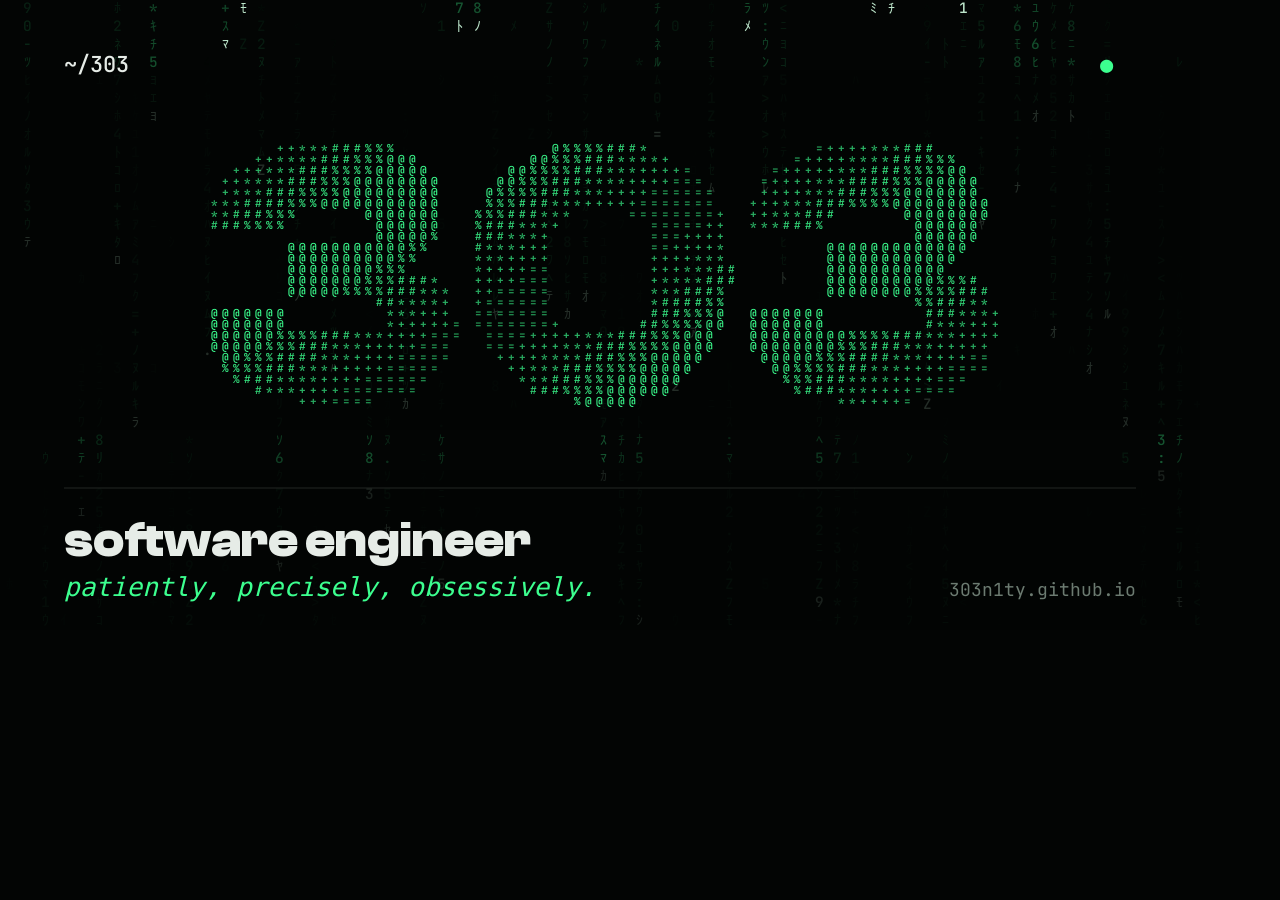
<file: tools/og.html>
<!DOCTYPE html>
<!--
  Source of assets/img/og.png (1200×630 share card). Regenerate with:
  chrome --headless=new --allow-file-access-from-files --hide-scrollbars --window-size=1200,630
         --virtual-time-budget=3000 --screenshot=assets/img/og.png tools/og.html
-->
<html lang="en">
<head>
<meta charset="UTF-8">
<style>
  @font-face { font-family: "Clash Display"; font-weight: 700; src: url("../assets/fonts/clash-display-700.woff2") format("woff2"); }
  @font-face { font-family: "JetBrains Mono"; font-weight: 300 800; src: url("../assets/fonts/jetbrains-mono-var.woff2") format("woff2"); }
  @font-face { font-family: "JetBrains Mono"; font-weight: 300; font-style: italic; src: url("../assets/fonts/jetbrains-mono-300-italic.woff2") format("woff2"); }
  html, body { margin: 0; width: 1200px; height: 630px; overflow: hidden; background: #030504; }
  canvas { display: block; }
</style>
</head>
<body>
<canvas id="c" width="1200" height="630"></canvas>
<script>
(async () => {
  await document.fonts.load('700 100px "Clash Display"');
  await document.fonts.load('500 16px "JetBrains Mono"');
  const W = 1200, H = 630, c = document.getElementById("c"), g = c.getContext("2d");
  const G = "ｱｲｳｴｵｶｷｸｹｺｻｼｽｾｿﾀﾁﾂﾃﾄﾅﾆﾇﾈﾉﾊﾋﾌﾍﾎﾏﾐﾑﾒﾓﾔﾕﾖﾗﾘﾙﾚﾛﾜﾝ0123456789Z:.=*+-<>";
  let seed = 303;
  const rnd = () => ((seed = (seed * 16807) % 2147483647) / 2147483647);
  const pick = (s) => s[(rnd() * s.length) | 0];

  // rain: faint columns, a few brighter heads
  const CELL = 18;
  g.font = `500 ${CELL * 0.8}px "JetBrains Mono", monospace`;
  g.textAlign = "center"; g.textBaseline = "middle";
  for (let x = CELL / 2; x < W; x += CELL) {
    const head = rnd() * H * 1.4, len = 120 + rnd() * 320;
    for (let y = CELL / 2; y < H; y += CELL) {
      const d = head - y;
      if (d < 0 || d > len) { if (rnd() < 0.04) { g.fillStyle = "rgba(60,255,143,.07)"; g.fillText(pick(G), x, y); } continue; }
      const a = d < CELL ? 0.9 : 0.35 * (1 - d / len);
      g.fillStyle = d < CELL ? `rgba(210,255,225,${a})` : `rgba(60,255,143,${a})`;
      g.fillText(pick(G), x, y);
    }
  }

  // "303" as a glyph field, like the hero: sample the word, draw a dense grid of glyphs inside it
  const m = document.createElement("canvas"); m.width = W; m.height = H;
  const mg = m.getContext("2d");
  mg.fillStyle = "#fff"; mg.textAlign = "center"; mg.textBaseline = "alphabetic";
  mg.font = '700 380px "Clash Display"';
  mg.fillText("303", W / 2, 400);
  const mask = mg.getImageData(0, 0, W, H).data;
  g.fillStyle = "#030504";
  g.globalAlpha = 0.82;
  g.fillRect(0, 70, W, 360);
  g.globalAlpha = 1;
  const S = 11, RAMP = " .:-=+*#%@";
  g.font = `600 ${S}px "JetBrains Mono", monospace`;
  for (let y = S / 2; y < H; y += S) for (let x = S / 2; x < W; x += S) {
    const v = mask[((y | 0) * W + (x | 0)) * 4] / 255;
    if (v < 0.5) continue;
    const k = 0.55 + 0.45 * Math.sin(x * 0.011 + y * 0.017);
    g.fillStyle = `rgba(60,255,143,${0.55 + 0.45 * k})`;
    g.fillText(RAMP[Math.min(RAMP.length - 1, 4 + ((k * 6) | 0))], x, y);
  }

  // type
  g.textAlign = "left"; g.textBaseline = "alphabetic";
  g.fillStyle = "#e6ece7";
  g.font = '500 22px "JetBrains Mono", monospace';
  g.fillText("~/303", 64, 72);
  g.fillStyle = "#3cff8f";
  g.fillText("●", 1100, 72);
  g.fillStyle = "rgba(3,5,4,.88)";
  g.fillRect(0, 470, W, H - 470);
  g.strokeStyle = "rgba(230,236,231,.14)";
  g.beginPath(); g.moveTo(64, 488); g.lineTo(W - 64, 488); g.stroke();
  g.fillStyle = "#e6ece7";
  g.font = '700 50px "Clash Display"';
  g.fillText("software engineer", 64, 556);
  g.font = 'italic 300 26px "JetBrains Mono", monospace';
  g.fillStyle = "#3cff8f";
  g.fillText("patiently, precisely, obsessively.", 64, 596);
  g.textAlign = "right";
  g.font = '400 18px "JetBrains Mono", monospace';
  g.fillStyle = "#6c7b71";
  g.fillText("303n1ty.github.io", W - 64, 596);
  document.title = "ready";
})();
</script>
</body>
</html>
</file>
